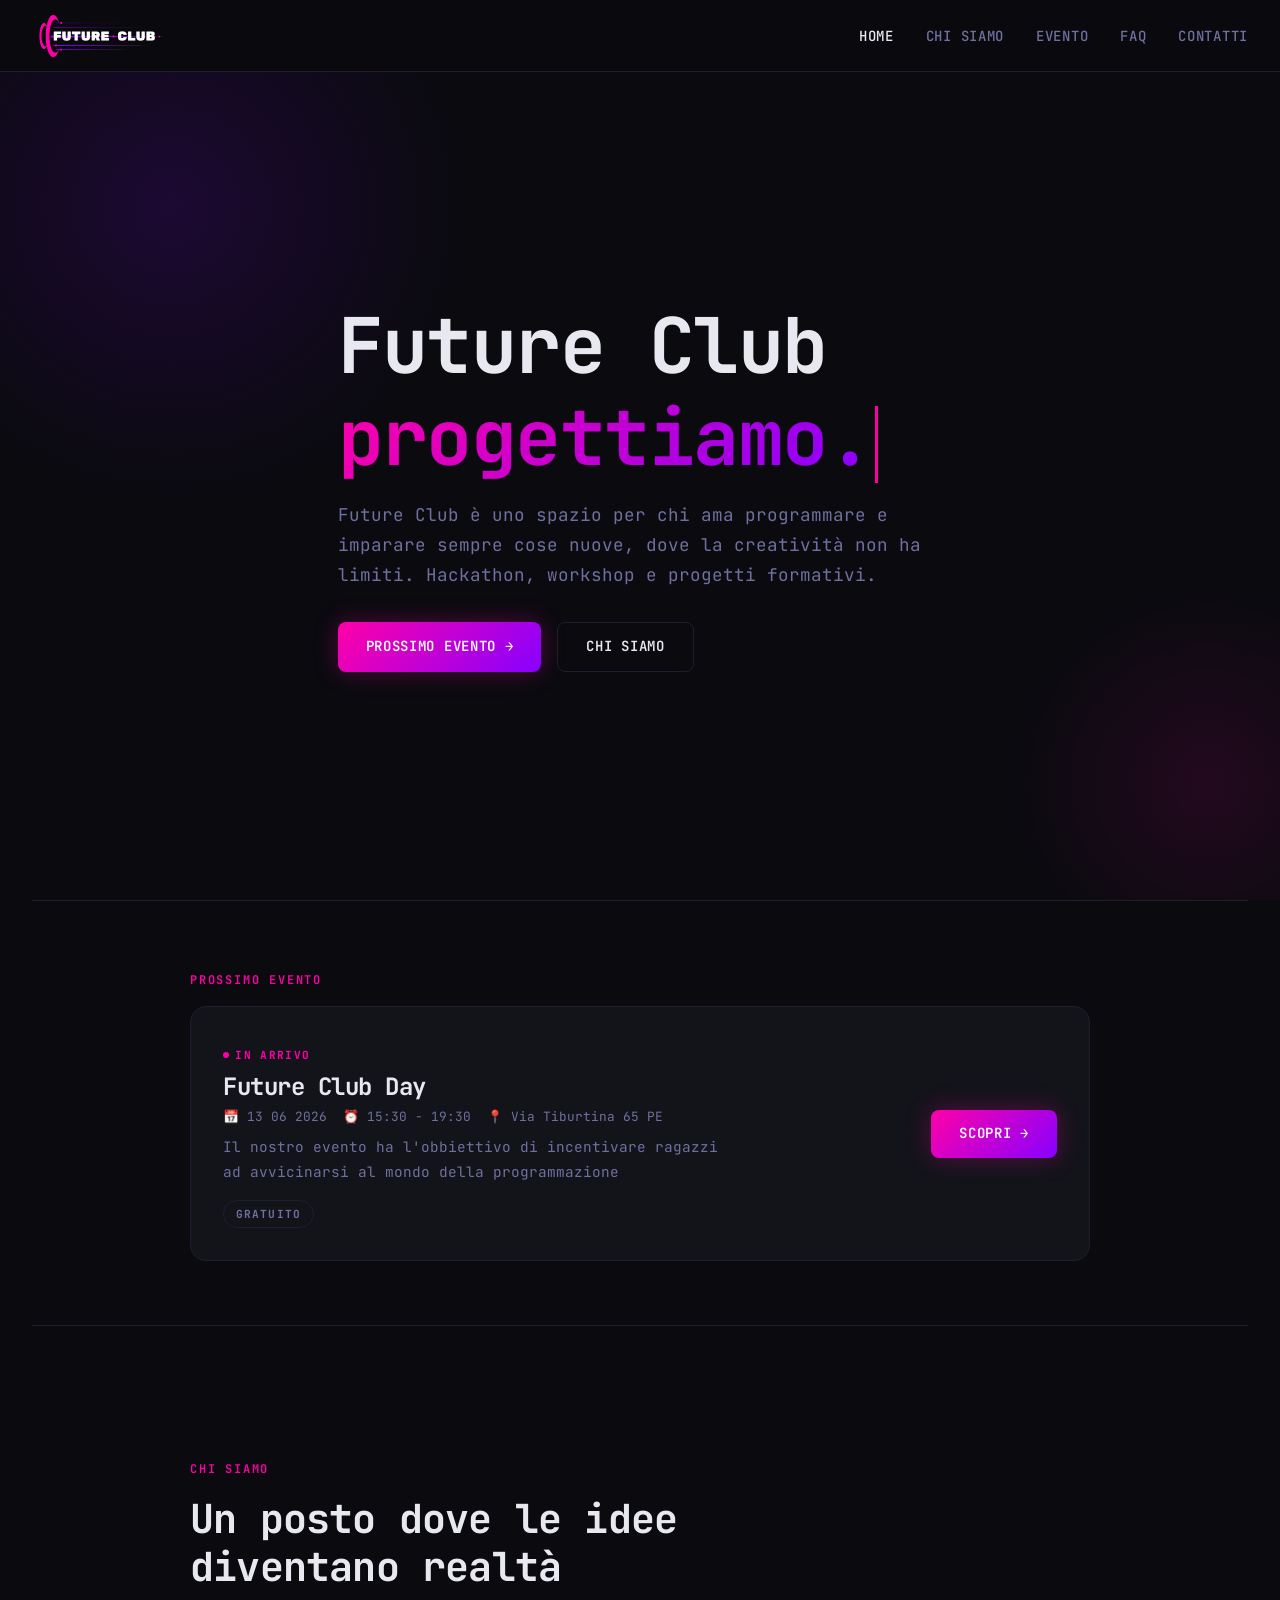
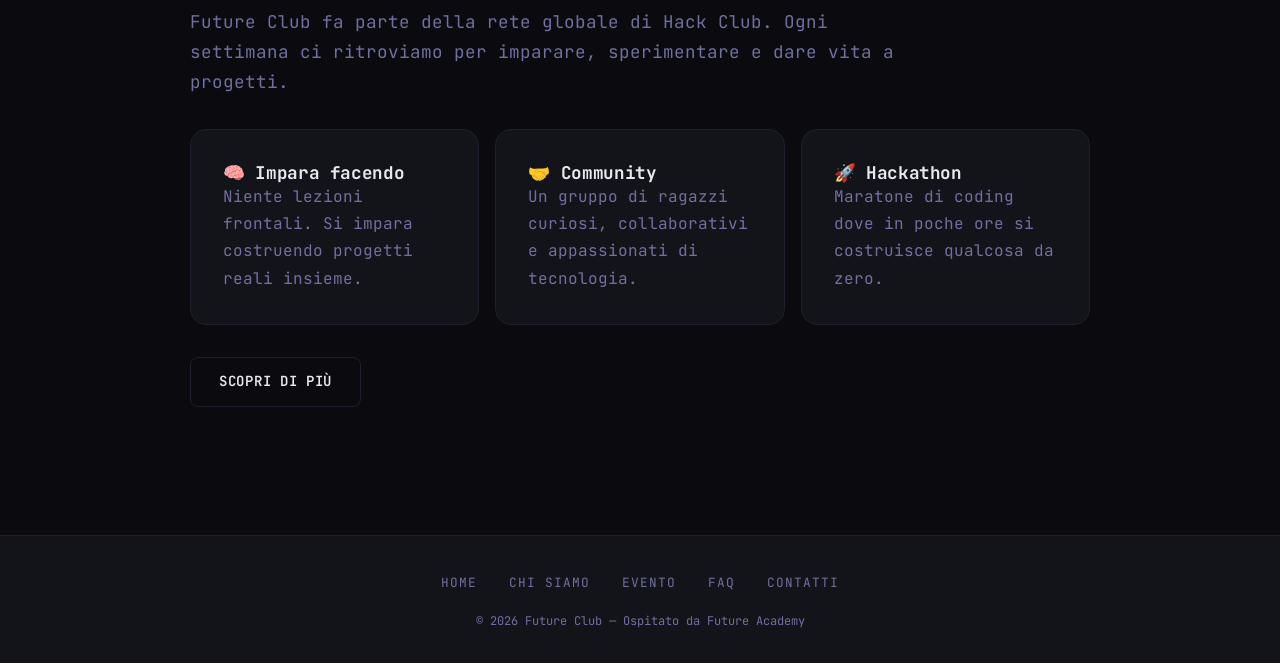
<file: index.html>
<!DOCTYPE html>
<html lang="it">
<head>
  <meta charset="UTF-8">
  <meta name="viewport" content="width=device-width, initial-scale=1.0">
  <title>Future Club — Hack Club</title>
  <meta name="description" content="Future Club è un hackclub dove ragazzi appassionati di tecnologia si incontrano, imparano e costruiscono insieme.">
  <link rel="preconnect" href="https://fonts.googleapis.com">
  <link rel="preconnect" href="https://fonts.gstatic.com" crossorigin>
  <link href="https://fonts.googleapis.com/css2?family=JetBrains+Mono:wght@400;500;600;700&display=swap" rel="stylesheet">
  <link rel="stylesheet" href="css/global.css">
</head>
<body>


  <!-- Navbar iniettata da components.js -->
  <div id="navbar"></div>

  <main>

    <!-- HERO -->
    <section class="hero">
      <div class="hero__inner">


        <h1 class="hero__title">
          Future Club<br>
          <span class="accent" data-typed data-strings="progettiamo.|impariamo.|creiamo.">futuro.</span>
        </h1>

        <p class="hero__subtitle">
          Future Club è uno spazio per chi ama programmare e imparare sempre cose nuove, dove la creatività non ha limiti.
          Hackathon, workshop e progetti formativi.
        </p>

        <div class="hero__actions">
          <a href="evento.html" class="btn btn-primary">Prossimo evento &rarr;</a>
          <a href="chi-siamo.html" class="btn btn-secondary">Chi siamo</a>
        </div>
      </div>
    </section>

    

    <div class="divider"></div>  

    <!-- ANTEPRIMA EVENTO -->
    <section class="section--sm">
      <div class="section__inner">
        <span class="section__label fade-in">Prossimo evento</span>
        <div class="event-card fade-in" id="home-event-card">
          <!-- Popolato da evento-data.js -->
        </div>
      </div>
    </section>

    <div class="divider"></div>

    <!-- MINI CHI SIAMO -->
    <section class="section">
      <div class="section__inner">
        <span class="section__label fade-in">Chi siamo</span>
        <h2 class="section__title fade-in">Un posto dove le idee<br>diventano realtà</h2>
        <p class="section__subtitle fade-in">
          Future Club fa parte della rete globale di Hack Club. Ogni settimana ci ritroviamo
          per imparare, sperimentare e dare vita a progetti.
        </p>

        <div class="features-grid">
          <div class="card fade-in">
            <h4>&#x1F9E0; Impara facendo</h4>
            <p>Niente lezioni frontali. Si impara costruendo progetti reali insieme.</p>
          </div>
          <div class="card fade-in">
            <h4>&#x1F91D; Community</h4>
            <p>Un gruppo di ragazzi curiosi, collaborativi e appassionati di tecnologia.</p>
          </div>
          <div class="card fade-in">
            <h4>&#x1F680; Hackathon</h4>
            <p>Maratone di coding dove in poche ore si costruisce qualcosa da zero.</p>
          </div>
        </div>

        <div style="margin-top: 2rem;" class="fade-in">
          <a href="chi-siamo.html" class="btn btn-secondary">Scopri di più</a>
        </div>
      </div>
    </section>

  </main>

  <!-- Footer iniettato da components.js -->
  <div id="footer"></div>

  <script src="js/evento-data.js"></script>
  <script src="js/components.js"></script>
  <script src="js/animations.js"></script>
  <script>
    // Popola la card evento in home dalla fonte di verità
    document.addEventListener('DOMContentLoaded', () => {
      const card = document.getElementById('home-event-card');
      if (!card || typeof eventoData === 'undefined') return;

      const gratuito = eventoData.gratuito
        ? '<span class="tag">Gratuito</span>'
        : '';

      card.innerHTML = `
        <div>
          <span class="event-card__badge">In arrivo</span>
          <h3 class="event-card__title">${eventoData.titolo}</h3>
          <p class="event-card__meta">&#x1F4C5; ${eventoData.data} &nbsp;&#x23F0; ${eventoData.ora} &nbsp;&#x1F4CD; ${eventoData.luogo}</p>
          <p class="event-card__desc">${eventoData.descrizione}</p>
          <div style="margin-top:1rem; display:flex; gap:0.75rem; align-items:center; flex-wrap:wrap;">
            ${gratuito}
          </div>
        </div>
        <div>
          <a href="evento.html" class="btn btn-primary">Scopri &rarr;</a>
        </div>
      `;
    });
    
  </script>

</body>
</html>
</file>
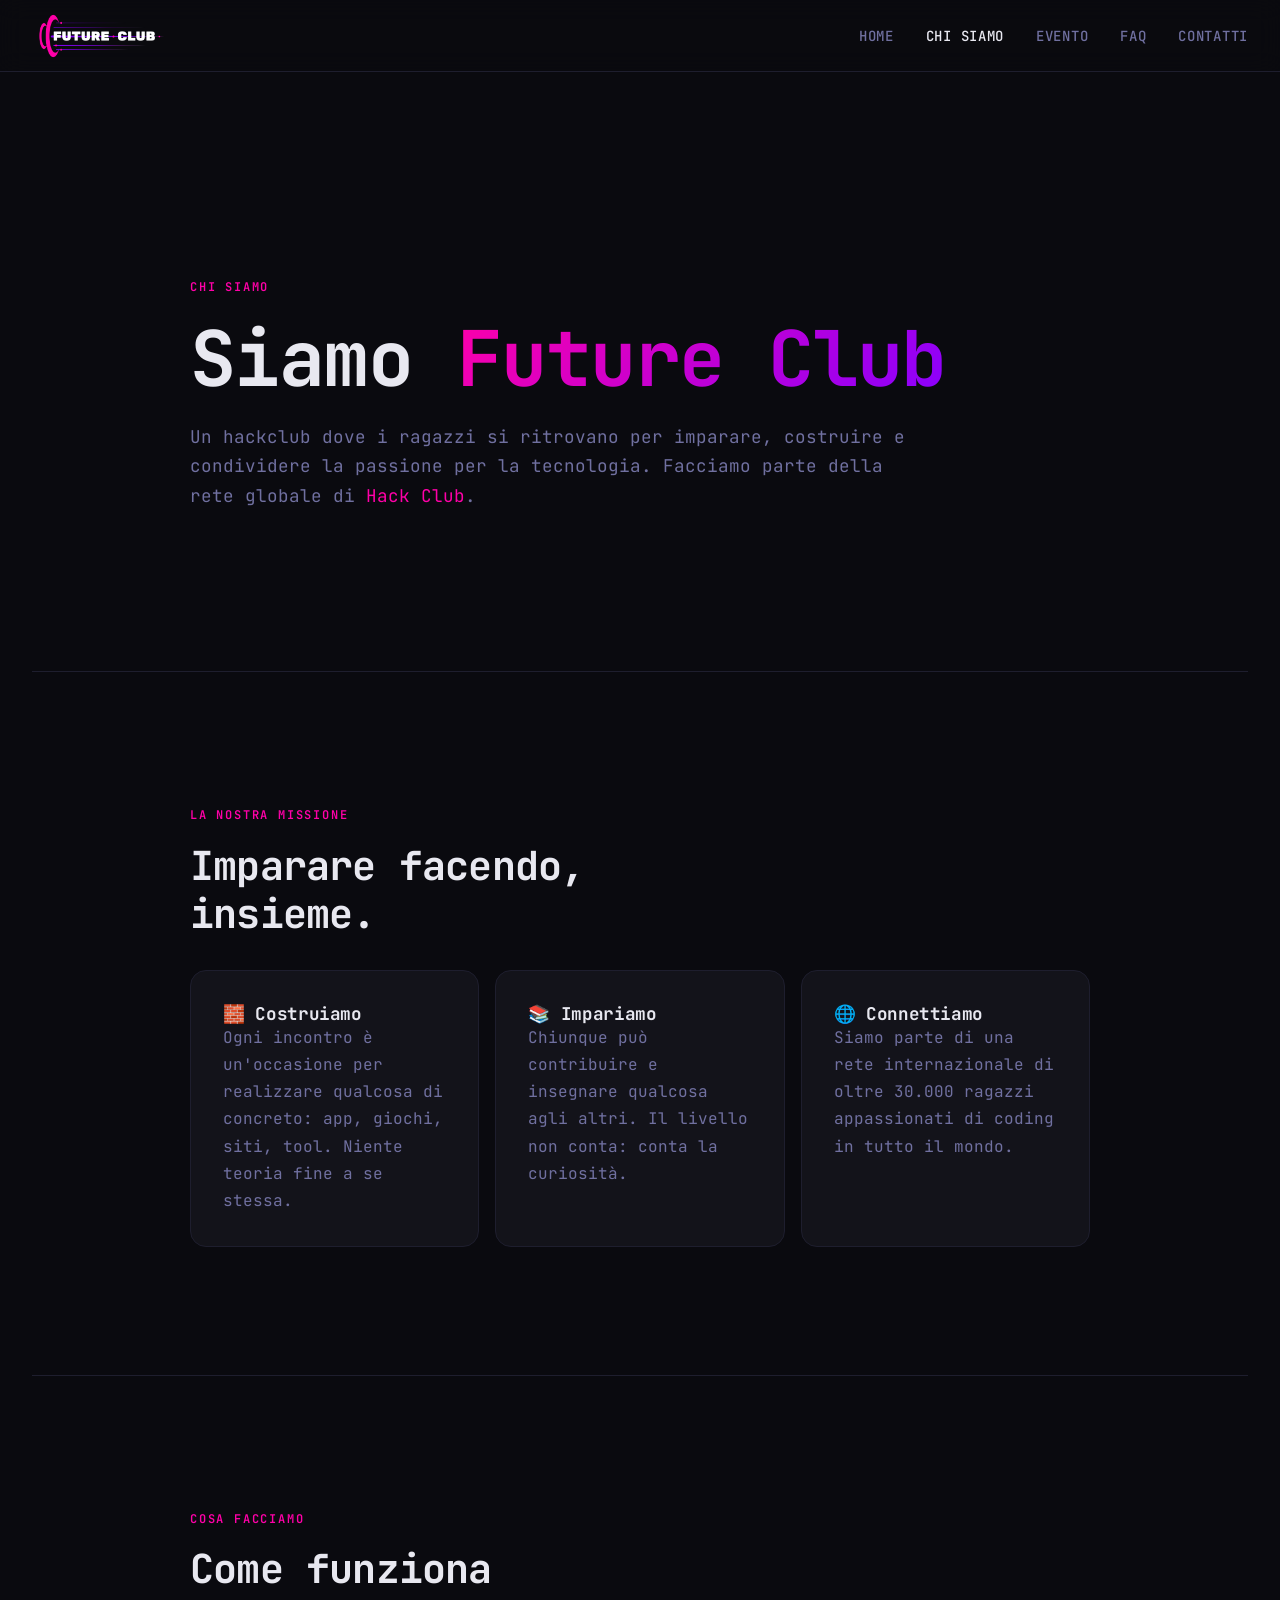
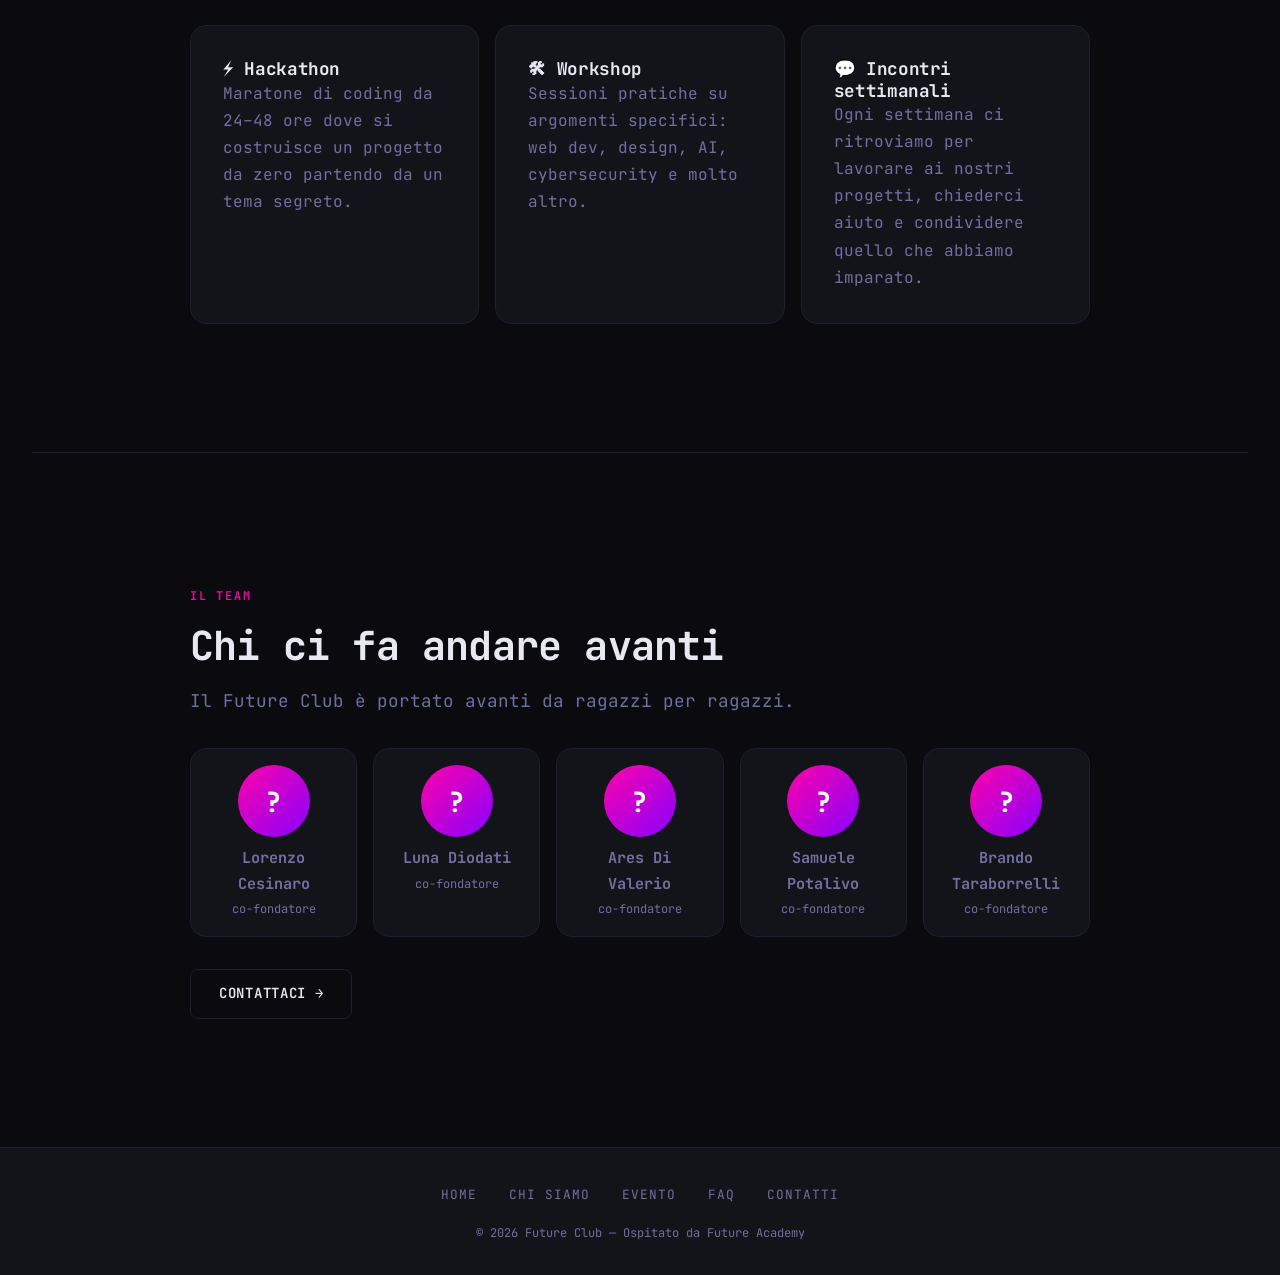
<file: chi-siamo.html>
<!DOCTYPE html>
<html lang="it">
<head>
  <meta charset="UTF-8">
  <meta name="viewport" content="width=device-width, initial-scale=1.0">
  <title>Chi siamo — Future Club</title>
  <meta name="description" content="Scopri chi siamo, la nostra missione e il team che fa andare avanti il Future Club.">
  <link rel="preconnect" href="https://fonts.googleapis.com">
  <link rel="preconnect" href="https://fonts.gstatic.com" crossorigin>
  <link href="https://fonts.googleapis.com/css2?family=JetBrains+Mono:wght@400;500;600;700&display=swap" rel="stylesheet">
  <link rel="stylesheet" href="css/global.css">
</head>
<body>

  <div id="navbar"></div>

  <main>

    <!-- HERO -->
    <section class="section" style="padding-top: calc(var(--spacing-xl) + var(--nav-height));">
      <div class="section__inner">
        <span class="section__label fade-in">Chi siamo</span>
        <h1 class="section__title fade-in">
          Siamo <span class="text-gradient">Future Club</span>
        </h1>
        <p class="section__subtitle fade-in">
          Un hackclub dove i ragazzi si ritrovano per imparare, costruire
          e condividere la passione per la tecnologia. Facciamo parte della rete
          globale di <a href="https://hackclub.com" target="_blank" rel="noopener">Hack Club</a>.
        </p>
      </div>
    </section>

    <div class="divider"></div>

    <!-- MISSION -->
    <section class="section">
      <div class="section__inner">
        <span class="section__label fade-in">La nostra missione</span>
        <h2 class="section__title fade-in">Imparare facendo,<br>insieme.</h2>

        <div class="features-grid" style="margin-top: var(--spacing-md);">
          <div class="card fade-in">
            <h4>&#x1F9F1; Costruiamo</h4>
            <p>
              Ogni incontro è un'occasione per realizzare qualcosa di concreto:
              app, giochi, siti, tool. Niente teoria fine a se stessa.
            </p>
          </div>
          <div class="card fade-in">
            <h4>&#x1F4DA; Impariamo</h4>
            <p>
              Chiunque può contribuire e insegnare qualcosa agli altri.
              Il livello non conta: conta la curiosità.
            </p>
          </div>
          <div class="card fade-in">
            <h4>&#x1F310; Connettiamo</h4>
            <p>
              Siamo parte di una rete internazionale di oltre 30.000 ragazzi
              appassionati di coding in tutto il mondo.
            </p>
          </div>
        </div>
      </div>
    </section>

    <div class="divider"></div>

    <!-- COSA FACCIAMO -->
    <section class="section">
      <div class="section__inner">
        <span class="section__label fade-in">Cosa facciamo</span>
        <h2 class="section__title fade-in">Come funziona</h2>

        <div class="features-grid" style="margin-top: var(--spacing-md);">
          <div class="card fade-in">
            <h4>&#x26A1; Hackathon</h4>
            <p>
              Maratone di coding da 24&ndash;48 ore dove si costruisce un progetto
              da zero partendo da un tema segreto.
            </p>
          </div>
          <div class="card fade-in">
            <h4>&#x1F6E0; Workshop</h4>
            <p>
              Sessioni pratiche su argomenti specifici: web dev, design, AI,
              cybersecurity e molto altro.
            </p>
          </div>
          <div class="card fade-in">
            <h4>&#x1F4AC; Incontri settimanali</h4>
            <p>
              Ogni settimana ci ritroviamo per lavorare ai nostri progetti,
              chiederci aiuto e condividere quello che abbiamo imparato.
            </p>
          </div>
        </div>
      </div>
    </section>

    <div class="divider"></div>

    <!-- TEAM -->
    <section class="section">
      <div class="section__inner">
        <span class="section__label fade-in">Il team</span>
        <h2 class="section__title fade-in">Chi ci fa andare avanti</h2>
        <p class="section__subtitle fade-in">
          Il Future Club è portato avanti da ragazzi per ragazzi.
        </p>

        <!-- FATTO Aggiungere i membri del team -->
        <!-- Per aggiungere un membro, copia uno dei blocchi .team-card sotto -->
        <div class="team-grid">
          <div class="team-card fade-in">
            <div class="team-card__avatar">?</div>
            <p class="team-card__name">Lorenzo Cesinaro</p>
            <p class="team-card__role">co-fondatore</p>
          </div>         
       
          <div class="team-card fade-in">
            <div class="team-card__avatar">?</div>
            <p class="team-card__name">Luna Diodati</p>
            <p class="team-card__role">co-fondatore</p>
          </div>
      
          <div class="team-card fade-in">
            <div class="team-card__avatar">?</div>
            <p class="team-card__name">Ares Di Valerio</p>
            <p class="team-card__role">co-fondatore</p>
          </div>
          <div class="team-card fade-in">
            <div class="team-card__avatar">?</div>
            <p class="team-card__name">Samuele Potalivo</p>
            <p class="team-card__role">co-fondatore</p>
          </div>
          <div class="team-card fade-in">
            <div class="team-card__avatar">?</div>
            <p class="team-card__name">Brando Taraborrelli</p>
            <p class="team-card__role">co-fondatore</p>
          </div>

        
       </div>

        <div style="margin-top: var(--spacing-md);" class="fade-in">
          <a href="contatti.html" class="btn btn-secondary">Contattaci &rarr;</a>
        </div>
      </div>
    </section>

  </main>

  <div id="footer"></div>

  <script src="js/components.js"></script>
  <script src="js/animations.js"></script>

</body>
</html>
</file>
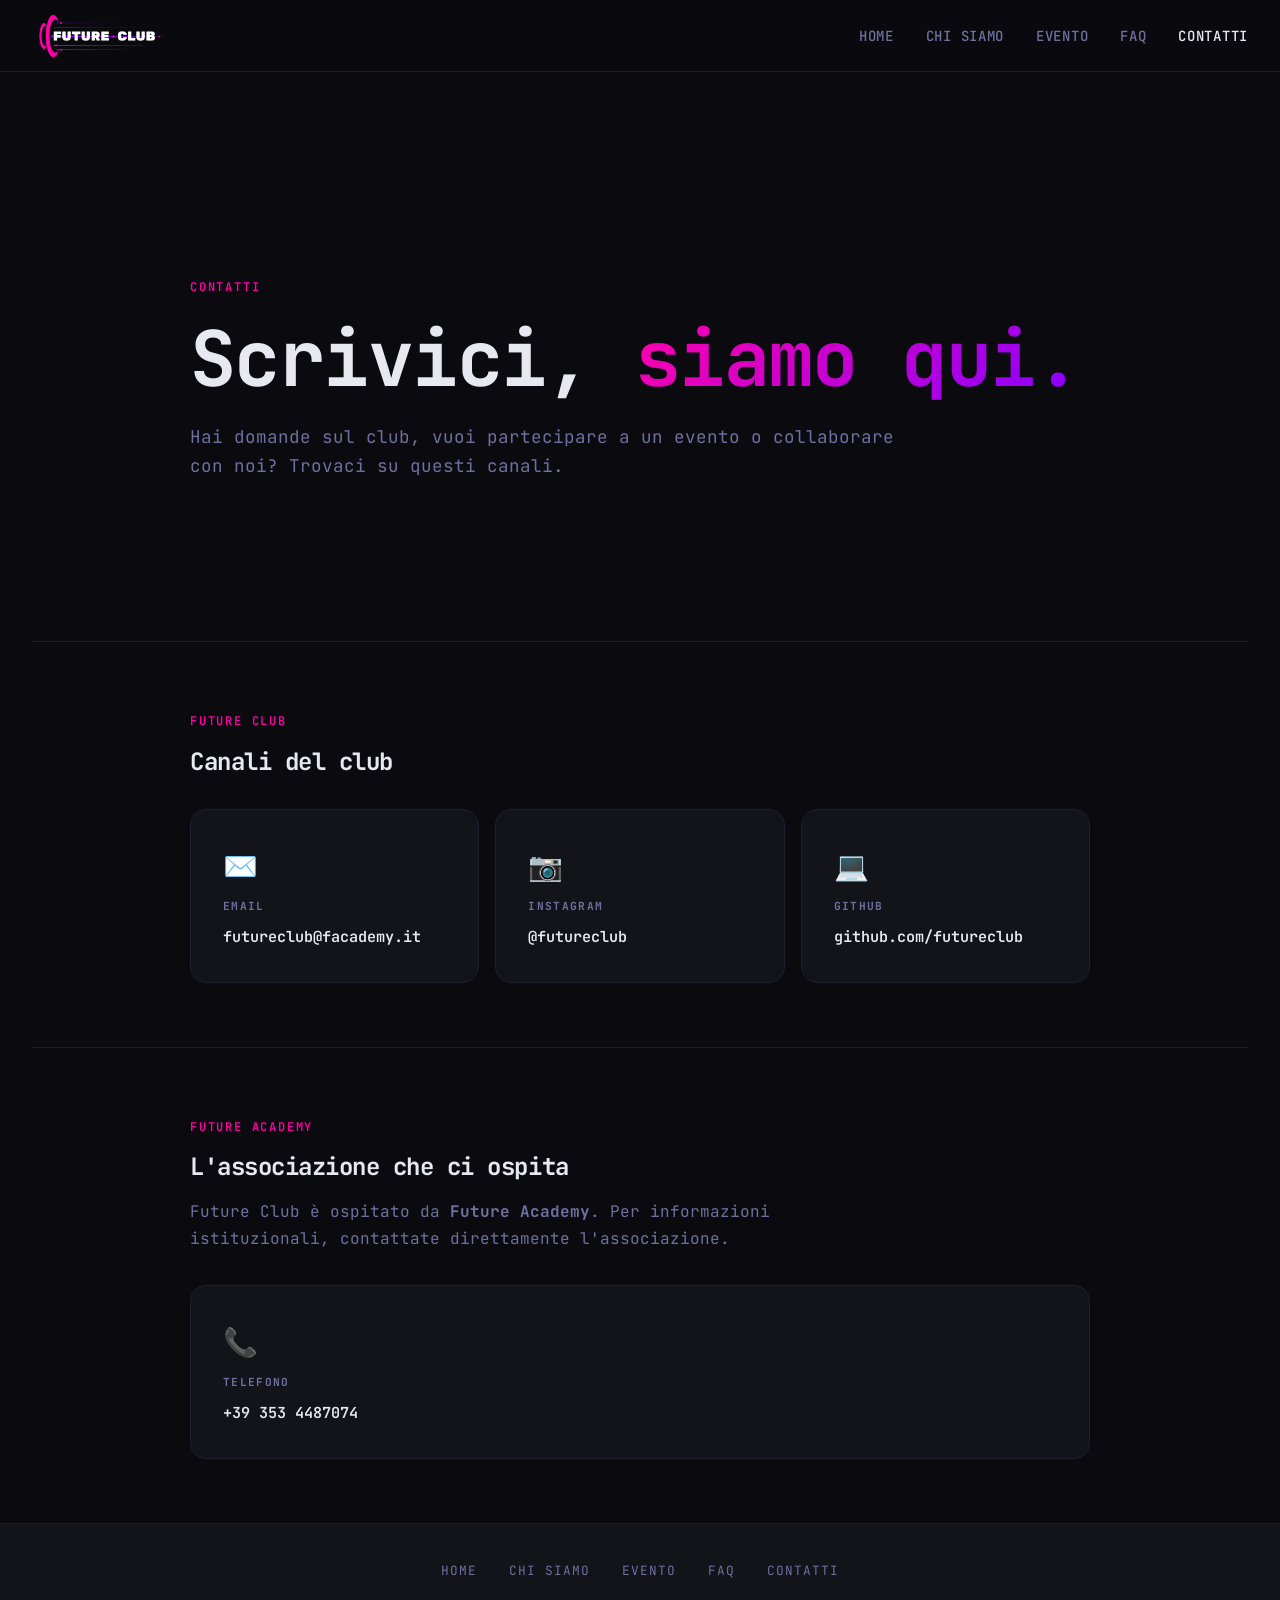
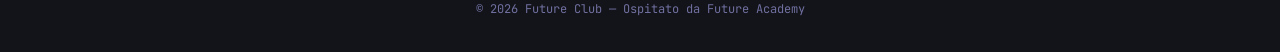
<file: contatti.html>
<!DOCTYPE html>


<html lang="it">
<head>
  <meta charset="UTF-8">
  <meta name="viewport" content="width=device-width, initial-scale=1.0">
  <title>Contatti — Future Club</title>
  <meta name="description" content="Contatta Future Club: email, Instagram, GitHub e i recapiti di Future Academy.">
  <link rel="preconnect" href="https://fonts.googleapis.com">
  <link rel="preconnect" href="https://fonts.gstatic.com" crossorigin>
  <link href="https://fonts.googleapis.com/css2?family=JetBrains+Mono:wght@400;500;600;700&display=swap" rel="stylesheet">
  <link rel="stylesheet" href="css/global.css">
</head>
<body>

  <div id="navbar"></div>

  <main>

    <!-- HEADER -->
    <section class="section" style="padding-top: calc(var(--spacing-xl) + var(--nav-height));">
      <div class="section__inner">
        <span class="section__label fade-in">Contatti</span>
        <h1 class="section__title fade-in">
          Scrivici, <span class="text-gradient">siamo qui.</span>
        </h1>
        <p class="section__subtitle fade-in">
          Hai domande sul club, vuoi partecipare a un evento o collaborare con noi?
          Trovaci su questi canali.
        </p>
      </div>
    </section>

    <div class="divider"></div>

    <!-- CONTATTI FUTURE CLUB -->
    <section class="section--sm">
      <div class="section__inner">
        <span class="section__label fade-in">Future Club</span>
        <h2 class="section__title fade-in" style="font-size:1.5rem;">Canali del club</h2>

        
        <div class="contacts-grid">

          <a class="contact-card fade-in" href="mailto:futureclub@facademy.it">
            <span class="contact-card__icon">&#x2709;&#xFE0F;</span>
            <span class="contact-card__label">Email</span>
            <!--  Sostituire il testo qui sotto con l'email reale -->
            <span class="contact-card__value"> futureclub@facademy.it</span>
            
          </a>

          <a class="contact-card fade-in" href="https://instagram.com/future_club_4?igsh=MXh2b2k3azJ6M3U1Ng==" target="_blank" rel="noopener">
            <span class="contact-card__icon">&#x1F4F7;</span>
            <span class="contact-card__label">Instagram</span>
            <!--  Sostituire con il vero handle Instagram -->
            <span class="contact-card__value"> @futureclub</span>
          </a>

          <a class="contact-card fade-in" href="https://github.com/sbirulillo/club-site.git" target="_blank" rel="noopener">
            <span class="contact-card__icon">&#x1F4BB;</span>
            <span class="contact-card__label">GitHub</span>
            <!--  Sostituire con il link GitHub reale -->
            <span class="contact-card__value"> github.com/futureclub</span>
          </a>

        </div>
      </div>
    </section>

    <div class="divider"></div>

    <!-- CONTATTI FUTURE ACADEMY -->
    <section class="section--sm">
      <div class="section__inner">
        <span class="section__label fade-in">Future Academy</span>
        <h2 class="section__title fade-in" style="font-size:1.5rem;">L'associazione che ci ospita</h2>
        <p class="fade-in" style="margin-bottom: var(--spacing-md);">
          Future Club è ospitato da <strong>Future Academy</strong>.
          Per informazioni istituzionali, contattate direttamente l'associazione.
        </p>

        <!--  FATTO Inserire il numero reale di Future Academy -->
        <div class="contacts-grid">
          <div class="contact-card fade-in">
            <span class="contact-card__icon">&#x1F4DE;</span>
            <span class="contact-card__label">Telefono</span>
            <span class="contact-card__value"> +39 353 4487074</span>
          </div>
        </div>
      </div>
    </section>

  </main>

  <div id="footer"></div>

  <script src="js/components.js"></script>
  <script src="js/animations.js"></script>

</body>
</html>
</file>
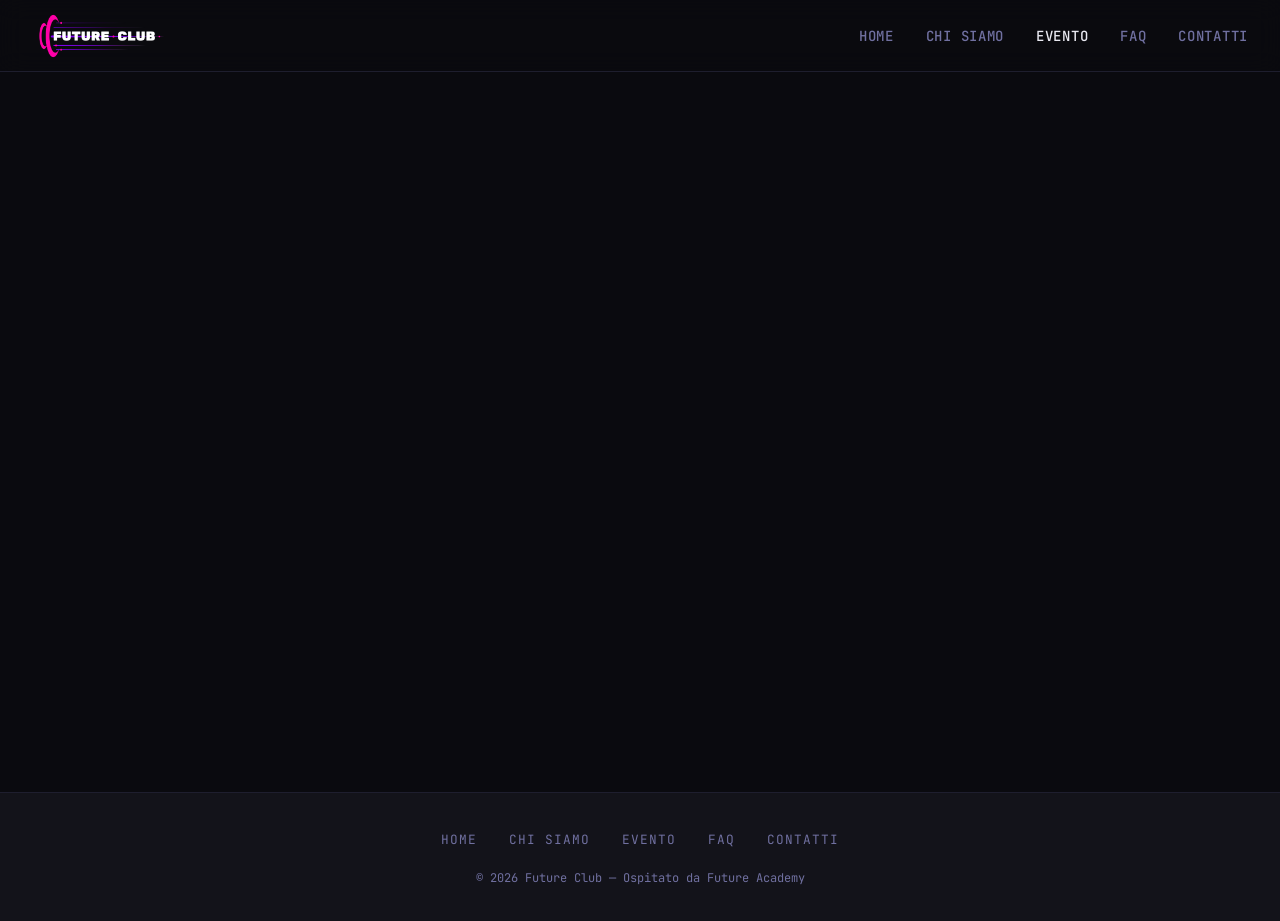
<file: evento.html>
<!DOCTYPE html>
<html lang="it">
<head>
  <meta charset="UTF-8">
  <meta name="viewport" content="width=device-width, initial-scale=1.0">
  <title>Evento — Future Club</title>
  <meta name="description" content="Dettagli sul prossimo evento del Future Club.">
  <link rel="preconnect" href="https://fonts.googleapis.com">
  <link rel="preconnect" href="https://fonts.gstatic.com" crossorigin>
  <link href="https://fonts.googleapis.com/css2?family=JetBrains+Mono:wght@400;500;600;700&display=swap" rel="stylesheet">
  <link rel="stylesheet" href="css/global.css">
  <style>
    .evento-hero-img {
      width: 100%;
      max-height: 360px;
      object-fit: cover;
      border-radius: var(--radius-lg);
      margin-bottom: var(--spacing-md);
      border: 1px solid var(--color-border);
    }
    .evento-meta-list {
      display: flex;
      flex-wrap: wrap;
      gap: var(--spacing-sm);
      margin: var(--spacing-sm) 0 var(--spacing-md);
      list-style: none;
    }
    .evento-meta-list li {
      background: var(--color-surface);
      border: 1px solid var(--color-border);
      border-radius: var(--radius);
      padding: 0.4rem 1rem;
      font-size: 0.85rem;
      color: var(--color-muted);
    }

    /* Stili Modal */
    .modal {
      display: none;
      position: fixed;
      z-index: 1000;
      left: 0;
      top: 0;
      width: 100%;
      height: 100%;
      background-color: rgba(0, 0, 0, 0.5);
      backdrop-filter: blur(4px);
      animation: fadeIn 0.3s ease-in-out;
    }

    .modal.active {
      display: flex;
      align-items: center;
      justify-content: center;
    }

    .modal-content {
      background: var(--color-bg);
      border: 1px solid var(--color-border);
      border-radius: var(--radius-lg);
      padding: var(--spacing-lg);
      max-width: 600px;
      width: 90%;
      max-height: 80vh;
      overflow-y: auto;
      animation: slideIn 0.3s ease-in-out;
      position: relative;
    }

    .modal-close {
      position: absolute;
      top: var(--spacing-md);
      right: var(--spacing-md);
      background: none;
      border: none;
      font-size: 1.5rem;
      cursor: pointer;
      color: var(--color-muted);
      padding: 0.5rem;
      display: flex;
      align-items: center;
      justify-content: center;
      transition: color 0.2s;
    }

    .modal-close:hover {
      color: var(--color-text);
    }

    .modal-header {
      margin-bottom: var(--spacing-md);
      padding-right: 2rem;
    }

    .modal-header h2 {
      margin: 0;
      font-size: 1.5rem;
      color: var(--color-text);
    }

    .modal-body {
      color: var(--color-muted);
      line-height: 1.8;
    }

    .modal-body p {
      margin-bottom: var(--spacing-sm);
    }

    @keyframes fadeIn {
      from {
        opacity: 0;
      }
      to {
        opacity: 1;
      }
    }

    @keyframes slideIn {
      from {
        transform: translateY(-50px);
        opacity: 0;
      }
      to {
        transform: translateY(0);
        opacity: 1;
      }
    }

    .btn-info {
      display: inline-block;
      padding: 0.5rem 1rem;
      background: var(--color-surface);
      border: 1px solid var(--color-border);
      border-radius: var(--radius);
      cursor: pointer;
      font-size: 0.9rem;
      transition: all 0.2s;
    }

    .btn-info:hover {
      background: var(--color-border);
      border-color: var(--color-text);
    }
  </style>
</head>
<body>

  <div id="navbar"></div>

  <main>

    <section class="section" style="padding-top: calc(var(--spacing-xl) + var(--nav-height));" id="evento-content">
      <!-- Popolato da evento-data.js -->
    </section>

  </main>

  <!-- Modal Evento -->
  <div id="eventoModal" class="modal">
    <div class="modal-content">
      <button class="modal-close" aria-label="Chiudi" onclick="closeEventModal()">&times;</button>
      <div class="modal-header">
        <h2>Info Evento</h2>
      </div>
      <div class="modal-body" id="modalBody">
        <!-- Contenuto popolato da JavaScript -->
      </div>
    </div>
  </div>

  <div id="footer"></div>

  <script src="js/evento-data.js"></script>
  <script src="js/components.js"></script>
  <script src="js/animations.js"></script>
  <script>
    // Funzioni Modal
    function openEventModal() {
      const modal = document.getElementById('eventoModal');
      const modalBody = document.getElementById('modalBody');
      
      if (typeof eventoData !== 'undefined') {
        modalBody.innerHTML = `
          <p><strong>📅 Data:</strong> ${eventoData.data}</p>
          <p><strong>⏰ Ora:</strong> ${eventoData.ora}</p>
          <p><strong>📍 Luogo:</strong> ${eventoData.luogo}</p>
          <p><strong>👥 Posti disponibili:</strong> ${eventoData.posti}</p>
          <p><strong>Tipo:</strong> ${eventoData.gratuito ? 'Gratuito' : 'A pagamento'}</p>
          <hr style="margin: var(--spacing-md) 0; border: none; border-top: 1px solid var(--color-border);">
          <p>${eventoData.descrizioneCompleta}</p>
        `;
      }
      
      modal.classList.add('active');
    }

    function closeEventModal() {
      const modal = document.getElementById('eventoModal');
      modal.classList.remove('active');
    }

    // Chiudi modal cliccando fuori
    window.addEventListener('click', (e) => {
      const modal = document.getElementById('eventoModal');
      if (e.target === modal) {
        closeEventModal();
      }
    });

    document.addEventListener('DOMContentLoaded', () => {
      const content = document.getElementById('evento-content');
      if (!content || typeof eventoData === 'undefined') return;

      const gratuito = eventoData.gratuito
        ? '<span class="tag">Gratuito</span>'
        : '<span class="tag">A pagamento</span>';

      const immagine = eventoData.immagine
        ? `<img class="evento-hero-img fade-in" src="${eventoData.immagine}" alt="Immagine evento">`
        : '';

      content.innerHTML = `
        <div class="section__inner">
          <span class="section__label fade-in">Prossimo evento</span>

          ${immagine}

          <div style="display:flex; align-items:center; gap:1rem; flex-wrap:wrap; margin-bottom:0.5rem;" class="fade-in">
            <span class="event-card__badge">In arrivo</span>
            ${gratuito}
          </div>

          <h1 class="section__title fade-in">${eventoData.titolo}</h1>

          <ul class="evento-meta-list fade-in">
            <li>&#x1F4C5; ${eventoData.data}</li>
            <li>&#x23F0; ${eventoData.ora}</li>
            <li>&#x1F4CD; ${eventoData.luogo}</li>
            <li>&#x1F465; Posti: ${eventoData.posti}</li>
          </ul>

          <p style="max-width:65ch; font-size:1rem; line-height:1.8; color:var(--color-muted); margin-bottom:var(--spacing-md);" class="fade-in">
            ${eventoData.descrizioneCompleta}
          </p>

          <div style="display:flex; gap:1rem; flex-wrap:wrap;" class="fade-in">
            <a href="${eventoData.ctaLink}" class="btn btn-primary" target="_blank" rel="noopener">
              ${eventoData.cta} &rarr;
            </a>
            <button onclick="openEventModal()" class="btn-info">
              ℹ️ Dettagli evento
            </button>
          </div>
        </div>
      `;
    });
  </script>

</body>
</html>
</file>
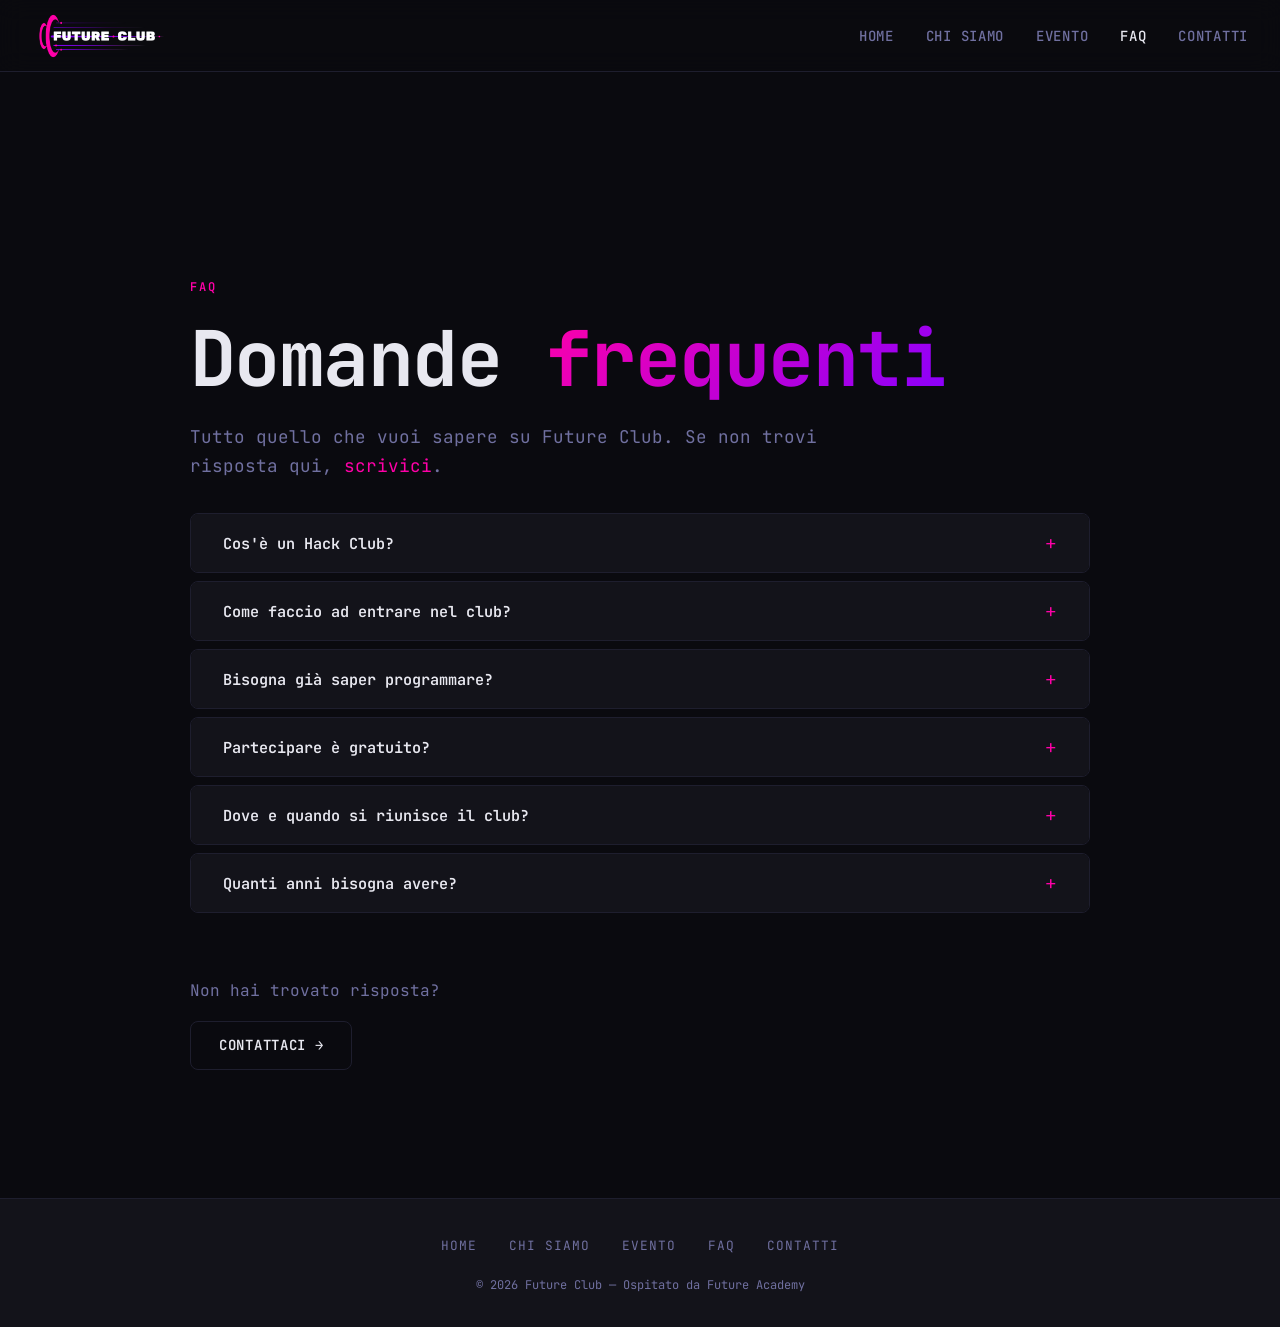
<file: faq.html>
<!DOCTYPE html>
<html lang="it">
<head>
  <meta charset="UTF-8">
  <meta name="viewport" content="width=device-width, initial-scale=1.0">
  <title>FAQ — Future Club</title>
  <meta name="description" content="Domande frequenti su Future Club: come funziona, come entrare, cosa aspettarsi.">
  <link rel="preconnect" href="https://fonts.googleapis.com">
  <link rel="preconnect" href="https://fonts.gstatic.com" crossorigin>
  <link href="https://fonts.googleapis.com/css2?family=JetBrains+Mono:wght@400;500;600;700&display=swap" rel="stylesheet">
  <link rel="stylesheet" href="css/global.css">
</head>
<body>

  <div id="navbar"></div>

  <main>

    <section class="section" style="padding-top: calc(var(--spacing-xl) + var(--nav-height));">
      <div class="section__inner">

        <span class="section__label fade-in">FAQ</span>
        <h1 class="section__title fade-in">
          Domande <span class="text-gradient">frequenti</span>
        </h1>
        <p class="section__subtitle fade-in">
          Tutto quello che vuoi sapere su Future Club.
          Se non trovi risposta qui, <a href="contatti.html">scrivici</a>.
        </p>

        <!-- #TODO: Aggiungere o modificare le FAQ copiando i blocchi .faq-item -->
        <div class="faq-list fade-in">

          <div class="faq-item">
            <button class="faq-item__question">
              Cos'è un Hack Club?
              <span class="faq-item__icon">+</span>
            </button>
            <div class="faq-item__answer">
              <p>
                Hack Club è una rete internazionale di club studenteschi dedicati al coding.
                Ogni club è gestito da ragazzi per ragazzi: si incontrano regolarmente per
                sviluppare progetti, tenere workshop e partecipare ad hackathon.
              </p>
            </div>
          </div>

          <div class="faq-item">
            <button class="faq-item__question">
              Come faccio ad entrare nel club?
              <span class="faq-item__icon">+</span>
            </button>
            <div class="faq-item__answer">
              <p>
                <!-- #FATTO: Spiegare come ci si iscrive al club -->
                Per iscriversi al club basta compilare il form seguente (TODO: inserire link al form di iscrizione) con le informazioni rishieste.
              </p>
            </div>
          </div>

          <div class="faq-item">
            <button class="faq-item__question">
              Bisogna già saper programmare?
              <span class="faq-item__icon">+</span>
            </button>
            <div class="faq-item__answer">
              <p>
                No! Il Future Club accoglie tutti i livelli, dai principianti
                a chi programma già da anni. L'importante è la voglia di imparare e codificare.
              </p>
            </div>
          </div>

          <div class="faq-item">
            <button class="faq-item__question">
              Partecipare è gratuito?
              <span class="faq-item__icon">+</span>
            </button>
            <div class="faq-item__answer">
              <p>
                <!-- #FATTO: Specificare se c'è una quota o è tutto gratuito -->
              L'iscrizione al club è gratuita.
              </p>
            </div>
          </div>

          <div class="faq-item">
            <button class="faq-item__question">
              Dove e quando si riunisce il club?
              <span class="faq-item__icon">+</span>
            </button>
            <div class="faq-item__answer">
              <p>
                <!-- #FATTO: Indicare luogo e frequenza degli incontri -->
              "Ci riuniamo  presso Future Academy, in via Tiburtina Valeria 59"
              </p>
            </div>
          </div>

          <div class="faq-item">
            <button class="faq-item__question">
              Quanti anni bisogna avere?
              <span class="faq-item__icon">+</span>
            </button>
            <div class="faq-item__answer">
              <p>
              
                Il club è aperto a studenti delle scuole medie e superiori, dai 13 ai 17 anni.
              </p>
            </div>
          </div>

          <!-- #TODO: Aggiungere altre FAQ copiando il blocco qui sotto
          <div class="faq-item">
            <button class="faq-item__question">
              La tua domanda qui?
              <span class="faq-item__icon">+</span>
            </button>
            <div class="faq-item__answer">
              <p>La risposta qui.</p>
            </div>
          </div>
          -->

        </div>

        <div style="margin-top: var(--spacing-lg);" class="fade-in">
          <p style="margin-bottom: var(--spacing-sm);">Non hai trovato risposta?</p>
          <a href="contatti.html" class="btn btn-secondary">Contattaci &rarr;</a>
        </div>

      </div>
    </section>

  </main>

  <div id="footer"></div>

  <script src="js/components.js"></script>
  <script src="js/animations.js"></script>

</body>
</html>
</file>
<file: css/global.css>
/* =============================================
   GLOBAL.CSS — Future Club
   Foglio stile unico. Modifica le variabili in
   :root per cambiare colori, font e spacing.
   ============================================= */

/* --- VARIABILI --- */
:root {
  --color-pink:    #ff00a8;
  --color-violet:  #8700ff;
  --color-bg:      #0a0a0f;
  --color-surface: #13131a;
  --color-border:  #1e1e2e;
  --color-text:    #e8e8f0;
  --color-muted:   #7070a0;

  --gradient-brand: linear-gradient(135deg, var(--color-pink), var(--color-violet));

  --font-mono: 'JetBrains Mono', 'Courier New', monospace;

  --radius: 8px;
  --radius-lg: 16px;

  --spacing-xs:  0.5rem;
  --spacing-sm:  1rem;
  --spacing-md:  2rem;
  --spacing-lg:  4rem;
  --spacing-xl:  8rem;

  --nav-height: 72px;

  --transition: 0.3s ease;
}

/* --- RESET --- */
*, *::before, *::after {
  box-sizing: border-box;
  margin: 0;
  padding: 0;
}

html {
  scroll-behavior: smooth;
}

body {
  background-color: var(--color-bg);
  color: var(--color-text);
  font-family: var(--font-mono);
  font-size: 1rem;
  line-height: 1.7;
  min-height: 100vh;
}

/* --- TIPOGRAFIA --- */
h1, h2, h3, h4 {
  font-family: var(--font-mono);
  font-weight: 700;
  line-height: 1.2;
  letter-spacing: -0.02em;
}

h1 { font-size: clamp(2rem, 6vw, 6rem); }
h2 { font-size: clamp(1.5rem, 4vw, 2.5rem); }
h3 { font-size: clamp(1.1rem, 2.5vw, 1.5rem); }
h4 { font-size: 1.1rem; }

p {
  color: var(--color-muted);
  max-width: 65ch;
}

a {
  color: var(--color-pink);
  text-decoration: none;
  transition: color var(--transition);
}

a:hover {
  color: var(--color-violet);
}

/* --- NAVBAR --- */
#navbar {
  position: sticky;
  top: 0;
  z-index: 100;
}

.nav {
  display: flex;
  align-items: center;
  justify-content: space-between;
  height: var(--nav-height);
  padding: 0 var(--spacing-md);
  background-color: rgba(10, 10, 15, 0.9);
  backdrop-filter: blur(12px);
  border-bottom: 1px solid var(--color-border);
}

.nav__logo {
  display: flex;
  align-items: center;
  gap: var(--spacing-xs);
  text-decoration: none;
}

.nav__logo img {
  height: 80px;
  width: auto;
}

.nav__logo-text {
  font-size: 1rem;
  font-weight: 700;
  background: var(--gradient-brand);
  -webkit-background-clip: text;
  -webkit-text-fill-color: transparent;
  background-clip: text;
}

.nav__links {
  display: flex;
  gap: var(--spacing-md);
  list-style: none;
}

.nav__links a {
  color: var(--color-muted);
  font-size: 0.875rem;
  font-weight: 500;
  letter-spacing: 0.05em;
  text-transform: uppercase;
  transition: color var(--transition);
}

.nav__links a:hover,
.nav__links a.active {
  color: var(--color-text);
}

.nav__burger {
  display: none;
  flex-direction: column;
  gap: 5px;
  background: none;
  border: none;
  cursor: pointer;
  padding: 4px;
}

.nav__burger span {
  display: block;
  width: 24px;
  height: 2px;
  background: var(--color-text);
  transition: var(--transition);
}

/* --- FOOTER --- */


.footer {
  border-top: 1px solid var(--color-border);
  padding: var(--spacing-md);
  text-align: center;
  background-color: var(--color-surface);
}

.footer__inner {
  max-width: 900px;
  margin: 0 auto;
  display: flex;
  flex-direction: column;
  align-items: center;
  gap: var(--spacing-sm);
}

.footer__links {
  display: flex;
  gap: var(--spacing-md);
  list-style: none;
}

.footer__links a {
  color: var(--color-muted);
  font-size: 0.8rem;
  text-transform: uppercase;
  letter-spacing: 0.08em;
}

.footer__links a:hover {
  color: var(--color-pink);
}

.footer__copy {
  font-size: 0.75rem;
  color: var(--color-muted);
}

/* --- BOTTONI --- */
.btn {
  display: inline-flex;
  align-items: center;
  gap: 0.5rem;
  padding: 0.75rem 1.75rem;
  border-radius: var(--radius);
  font-family: var(--font-mono);
  font-size: 0.875rem;
  font-weight: 600;
  letter-spacing: 0.05em;
  text-transform: uppercase;
  cursor: pointer;
  border: none;
  text-decoration: none;
  transition: transform var(--transition), box-shadow var(--transition), opacity var(--transition);
}

.btn:hover {
  transform: translateY(-2px);
}

.btn-primary {
  background: var(--gradient-brand);
  color: #fff;
  box-shadow: 0 0 24px rgba(255, 0, 168, 0.3);
}

.btn-primary:hover {
  box-shadow: 0 0 40px rgba(255, 0, 168, 0.5);
  color: #fff;
}

.btn-secondary {
  background: transparent;
  color: var(--color-text);
  border: 1px solid var(--color-border);
}

.btn-secondary:hover {
  border-color: var(--color-pink);
  color: var(--color-pink);
}

/* --- SEZIONI --- */
.section {
  padding: var(--spacing-xl) var(--spacing-md);
}

.section--sm {
  padding: var(--spacing-lg) var(--spacing-md);
}

.section__inner {
  max-width: 900px;
  margin: 0 auto;
}

.section__label {
  display: inline-block;
  font-size: 0.75rem;
  font-weight: 600;
  letter-spacing: 0.15em;
  text-transform: uppercase;
  color: var(--color-pink);
  margin-bottom: var(--spacing-sm);
}

.section__title {
  margin-bottom: var(--spacing-sm);
}

.section__subtitle {
  font-size: 1.1rem;
  color: var(--color-muted);
  margin-bottom: var(--spacing-md);
}

/* --- CARD --- */
.card {
  background: var(--color-surface);
  border: 1px solid var(--color-border);
  border-radius: var(--radius-lg);
  padding: var(--spacing-md);
  transition: border-color var(--transition), box-shadow var(--transition);
}

.card:hover {
  border-color: var(--color-pink);
  box-shadow: 0 0 32px rgba(255, 0, 168, 0.1);
}

/* --- CARD EVENTO (preview in home) --- */
.event-card {
  background: var(--color-surface);
  border: 1px solid var(--color-border);
  border-radius: var(--radius-lg);
  padding: var(--spacing-md);
  display: grid;
  grid-template-columns: 1fr auto;
  gap: var(--spacing-md);
  align-items: center;
  transition: border-color var(--transition), box-shadow var(--transition);
}

.event-card:hover {
  border-color: var(--color-violet);
  box-shadow: 0 0 32px rgba(135, 0, 255, 0.15);
}

.event-card__badge {
  display: inline-flex;
  align-items: center;
  gap: 0.4rem;
  font-size: 0.7rem;
  font-weight: 700;
  letter-spacing: 0.12em;
  text-transform: uppercase;
  color: var(--color-pink);
  margin-bottom: var(--spacing-xs);
}

.event-card__badge::before {
  content: '';
  display: block;
  width: 6px;
  height: 6px;
  border-radius: 50%;
  background: var(--color-pink);
  animation: pulse 1.5s infinite;
}

.event-card__title {
  font-size: 1.5rem;
  margin-bottom: 0.25rem;
}

.event-card__meta {
  font-size: 0.8rem;
  color: var(--color-muted);
  margin-bottom: var(--spacing-xs);
}

.event-card__desc {
  font-size: 0.9rem;
  max-width: 55ch;
}

/* --- HERO --- */
.hero {
  min-height: calc(100vh - var(--nav-height));
  display: flex;
  align-items: center;
  padding: var(--spacing-xl) var(--spacing-md);
  position: relative;
  overflow: hidden;
}

.hero::before {
  content: '';
  position: absolute;
  top: -20%;
  left: -10%;
  width: 600px;
  height: 600px;
  background: radial-gradient(circle, rgba(135, 0, 255, 0.15) 0%, transparent 70%);
  pointer-events: none;
}

.hero::after {
  content: '';
  position: absolute;
  bottom: -10%;
  right: -10%;
  width: 400px;
  height: 400px;
  background: radial-gradient(circle, rgba(255, 0, 168, 0.1) 0%, transparent 70%);
  pointer-events: none;
}

.hero__inner {
  max-width: 900px;
  margin: 0 auto;
  position: relative;
  z-index: 1;
}

.hero__title {
  margin-bottom: var(--spacing-sm);
}

.hero__title .accent {
  background: var(--gradient-brand);
  -webkit-background-clip: text;
  -webkit-text-fill-color: transparent;
  background-clip: text;
}

.hero__subtitle {
  font-size: 1.1rem;
  margin-bottom: var(--spacing-md);
  max-width: 55ch;
}

.hero__actions {
  display: flex;
  gap: var(--spacing-sm);
  flex-wrap: wrap;
}

/* --- TYPING CURSOR --- */
.typed-cursor {
  display: inline-block;
  width: 3px;
  height: 1em;
  background: var(--color-pink);
  margin-left: 4px;
  vertical-align: middle;
  animation: blink 1s step-end infinite;
}

/* --- DIVIDER --- */
.divider {
  height: 1px;
  background: var(--color-border);
  margin: 0 var(--spacing-md);
}

/* --- GRID FEATURES --- */
.features-grid {
  display: grid;
  grid-template-columns: repeat(auto-fit, minmax(240px, 1fr));
  gap: var(--spacing-sm);
  margin-top: var(--spacing-md);
}

/* --- FAQ ACCORDION --- */
.faq-list {
  margin-top: var(--spacing-md);
  display: flex;
  flex-direction: column;
  gap: 0.5rem;
}

.faq-item {
  border: 1px solid var(--color-border);
  border-radius: var(--radius);
  overflow: hidden;
}

.faq-item__question {
  width: 100%;
  display: flex;
  justify-content: space-between;
  align-items: center;
  padding: var(--spacing-sm) var(--spacing-md);
  background: var(--color-surface);
  color: var(--color-text);
  font-family: var(--font-mono);
  font-size: 0.95rem;
  font-weight: 600;
  cursor: pointer;
  border: none;
  text-align: left;
  transition: background var(--transition);
}

.faq-item__question:hover {
  background: var(--color-border);
}

.faq-item__icon {
  font-size: 1.2rem;
  font-weight: 300;
  color: var(--color-pink);
  transition: transform var(--transition);
  flex-shrink: 0;
}

.faq-item.open .faq-item__icon {
  transform: rotate(45deg);
}

.faq-item__answer {
  max-height: 0;
  overflow: hidden;
  transition: max-height 0.4s ease, padding 0.3s ease;
  background: var(--color-bg);
}

.faq-item.open .faq-item__answer {
  max-height: 300px;
}

.faq-item__answer p {
  padding: var(--spacing-sm) var(--spacing-md);
  font-size: 0.9rem;
}

/* --- CONTATTI --- */
.contacts-grid {
  display: grid;
  grid-template-columns: repeat(auto-fit, minmax(200px, 1fr));
  gap: var(--spacing-sm);
  margin-top: var(--spacing-md);
}

.contact-card {
  background: var(--color-surface);
  border: 1px solid var(--color-border);
  border-radius: var(--radius-lg);
  padding: var(--spacing-md);
  display: flex;
  flex-direction: column;
  gap: 0.5rem;
  text-decoration: none;
  color: inherit;
  transition: border-color var(--transition), box-shadow var(--transition), transform var(--transition);
}

.contact-card:hover {
  border-color: var(--color-pink);
  box-shadow: 0 0 24px rgba(255, 0, 168, 0.12);
  transform: translateY(-3px);
  color: inherit;
}

.contact-card__icon {
  font-size: 1.75rem;
}

.contact-card__label {
  font-size: 0.7rem;
  font-weight: 700;
  letter-spacing: 0.12em;
  text-transform: uppercase;
  color: var(--color-muted);
}

.contact-card__value {
  font-size: 0.95rem;
  font-weight: 600;
  color: var(--color-text);
}

/* --- TEAM GRID --- */
.team-grid {
  display: grid;
  grid-template-columns: repeat(auto-fit, minmax(160px, 1fr));
  gap: var(--spacing-sm);
  margin-top: var(--spacing-md);
}

.team-card {
  background: var(--color-surface);
  border: 1px solid var(--color-border);
  border-radius: var(--radius-lg);
  padding: var(--spacing-sm);
  text-align: center;
  transition: border-color var(--transition);
}

.team-card:hover {
  border-color: var(--color-violet);
}

.team-card__avatar {
  width: 72px;
  height: 72px;
  border-radius: 50%;
  background: var(--gradient-brand);
  margin: 0 auto var(--spacing-xs);
  display: flex;
  align-items: center;
  justify-content: center;
  font-size: 1.75rem;
  font-weight: 700;
  color: #fff;
}

.team-card__name {
  font-size: 0.95rem;
  font-weight: 700;
  margin-bottom: 0.15rem;
}

.team-card__role {
  font-size: 0.75rem;
  color: var(--color-muted);
}

/* --- ANIMAZIONI --- */
@keyframes blink {
  0%, 100% { opacity: 1; }
  50%       { opacity: 0; }
}

@keyframes pulse {
  0%, 100% { transform: scale(1); opacity: 1; }
  50%       { transform: scale(1.6); opacity: 0.6; }
}

.fade-in {
  opacity: 0;
  transform: translateY(24px);
  transition: opacity 0.7s ease, transform 0.7s ease;
}

.fade-in.visible {
  opacity: 1;
  transform: translateY(0);
}

/* --- UTILITY --- */
.text-gradient {
  background: var(--gradient-brand);
  -webkit-background-clip: text;
  -webkit-text-fill-color: transparent;
  background-clip: text;
}

.tag {
  display: inline-block;
  font-size: 0.7rem;
  font-weight: 700;
  letter-spacing: 0.1em;
  text-transform: uppercase;
  padding: 0.2rem 0.75rem;
  border-radius: 999px;
  border: 1px solid var(--color-border);
  color: var(--color-muted);
}

/* --- RESPONSIVE --- */
@media (max-width: 768px) {
  .nav__links {
    display: none;
    position: absolute;
    top: var(--nav-height);
    left: 0;
    right: 0;
    flex-direction: column;
    background: var(--color-surface);
    border-bottom: 1px solid var(--color-border);
    padding: var(--spacing-sm) var(--spacing-md);
    gap: var(--spacing-sm);
  }

  .nav__links.open {
    display: flex;
  }

  .nav__burger {
    display: flex;
  }

  .event-card {
    grid-template-columns: 1fr;
  }

  .hero__actions {
    flex-direction: column;
    align-items: flex-start;
  }

  .section {
    padding: var(--spacing-lg) var(--spacing-sm);
  }
}
</file>
